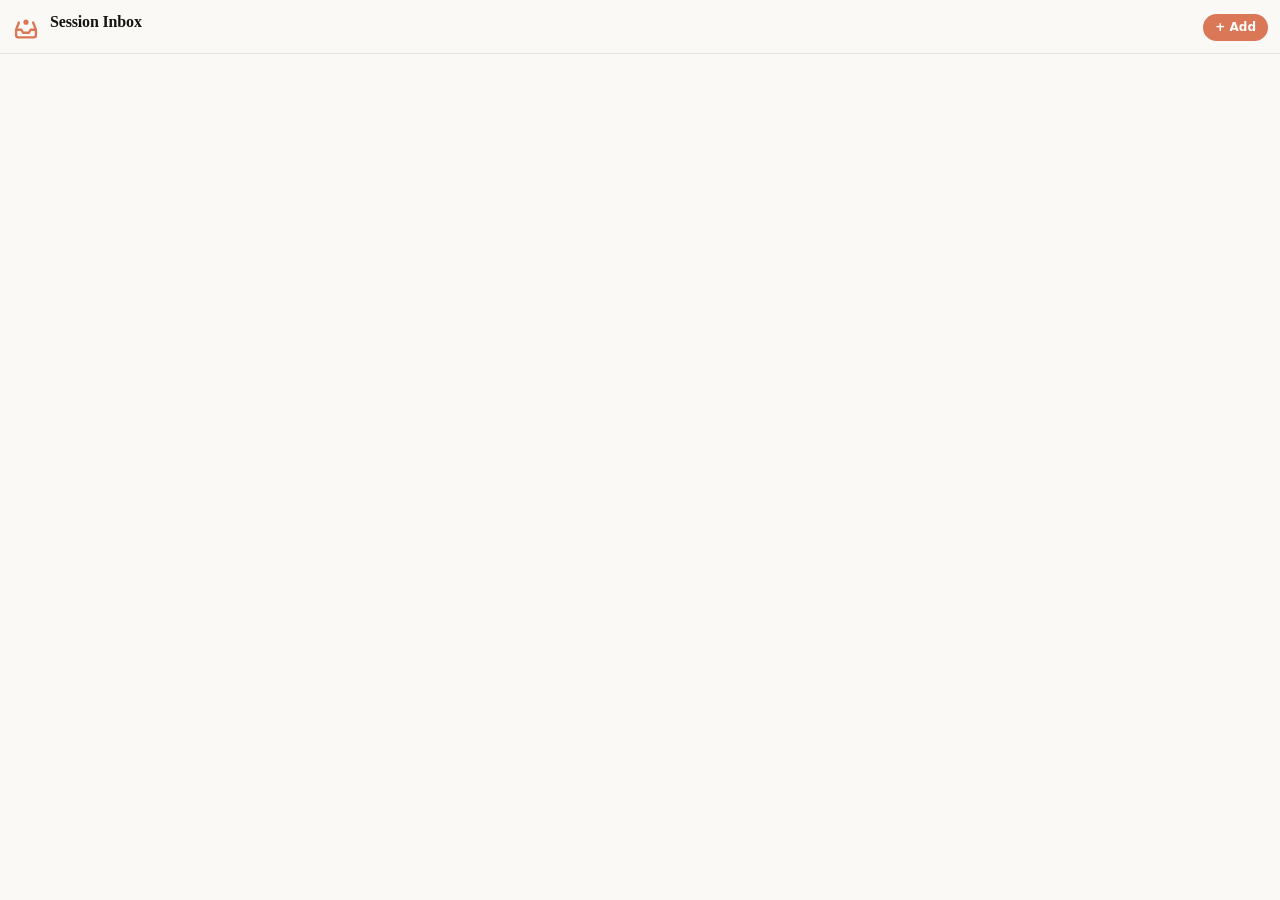
<file: sidepanel/index.html>
<!doctype html>
<html lang="en">
<head>
  <meta charset="utf-8">
  <title>Add-in Session Inbox</title>
  <link rel="stylesheet" href="panel.css">
</head>
<body>
  <header>
    <div class="brand">
      <span id="logo" class="logo"></span>
      <div>
        <h1>Session Inbox</h1>
        <div id="summary" class="summary"></div>
      </div>
    </div>
    <button id="add-toggle" class="add" title="Add session">+ Add</button>
  </header>
  <form id="add-form" hidden>
    <input id="add-url" type="url" placeholder="Paste a link…" required>
    <button type="submit" class="add">Open</button>
  </form>
  <main id="list"></main>
  <div id="empty" class="empty" hidden>
    <span id="empty-logo" class="logo"></span>
    <p>No sessions yet.<br>Open a PowerPoint deck with the Claude add-in, or add a link.</p>
  </div>
  <script type="module" src="panel.js"></script>
</body>
</html>
</file>
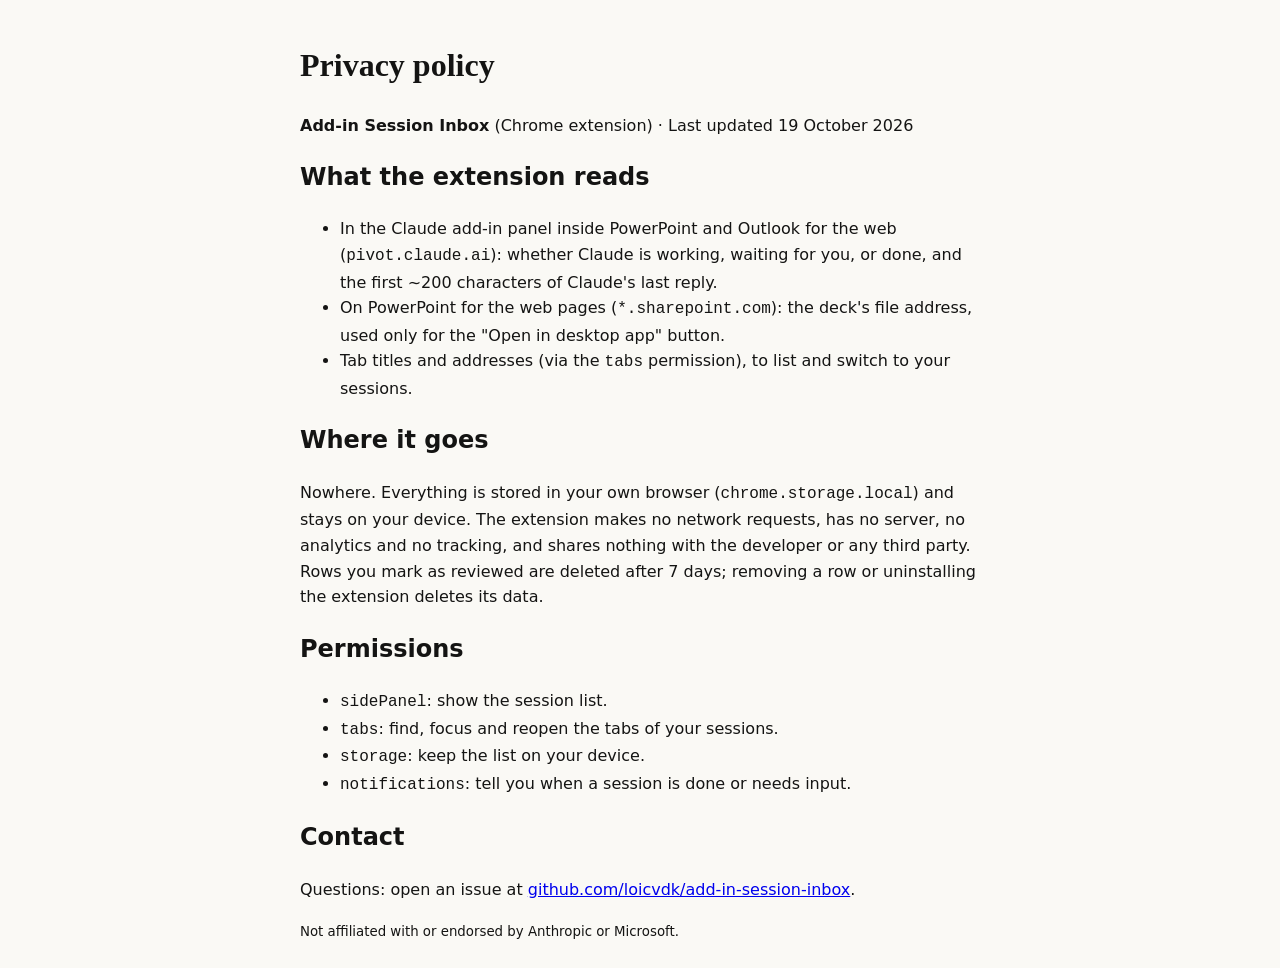
<file: docs/privacy.html>
<!doctype html>
<html lang="en">
<head>
  <meta charset="utf-8">
  <meta name="viewport" content="width=device-width, initial-scale=1">
  <title>Privacy policy – Add-in Session Inbox</title>
  <style>
    body { max-width: 680px; margin: 40px auto; padding: 0 16px; font: 16px/1.6 system-ui, sans-serif; color: #141413; background: #faf9f5; }
    h1 { font-family: Georgia, serif; }
    @media (prefers-color-scheme: dark) { body { color: #f0eee6; background: #1f1e1d; } }
  </style>
</head>
<body>
  <h1>Privacy policy</h1>
  <p><strong>Add-in Session Inbox</strong> (Chrome extension) · Last updated 19 October 2026</p>

  <h2>What the extension reads</h2>
  <ul>
    <li>In the Claude add-in panel inside PowerPoint and Outlook for the web (<code>pivot.claude.ai</code>): whether
      Claude is working, waiting for you, or done, and the first ~200 characters of Claude's last reply.</li>
    <li>On PowerPoint for the web pages (<code>*.sharepoint.com</code>): the deck's file address, used only for the
      "Open in desktop app" button.</li>
    <li>Tab titles and addresses (via the <code>tabs</code> permission), to list and switch to your sessions.</li>
  </ul>

  <h2>Where it goes</h2>
  <p>Nowhere. Everything is stored in your own browser (<code>chrome.storage.local</code>) and stays on your device.
    The extension makes no network requests, has no server, no analytics and no tracking, and shares nothing
    with the developer or any third party. Rows you mark as reviewed are deleted after 7 days; removing a row or
    uninstalling the extension deletes its data.</p>

  <h2>Permissions</h2>
  <ul>
    <li><code>sidePanel</code>: show the session list.</li>
    <li><code>tabs</code>: find, focus and reopen the tabs of your sessions.</li>
    <li><code>storage</code>: keep the list on your device.</li>
    <li><code>notifications</code>: tell you when a session is done or needs input.</li>
  </ul>

  <h2>Contact</h2>
  <p>Questions: open an issue at
    <a href="https://github.com/loicvdk/add-in-session-inbox/issues">github.com/loicvdk/add-in-session-inbox</a>.</p>

  <p><small>Not affiliated with or endorsed by Anthropic or Microsoft.</small></p>
</body>
</html>
</file>
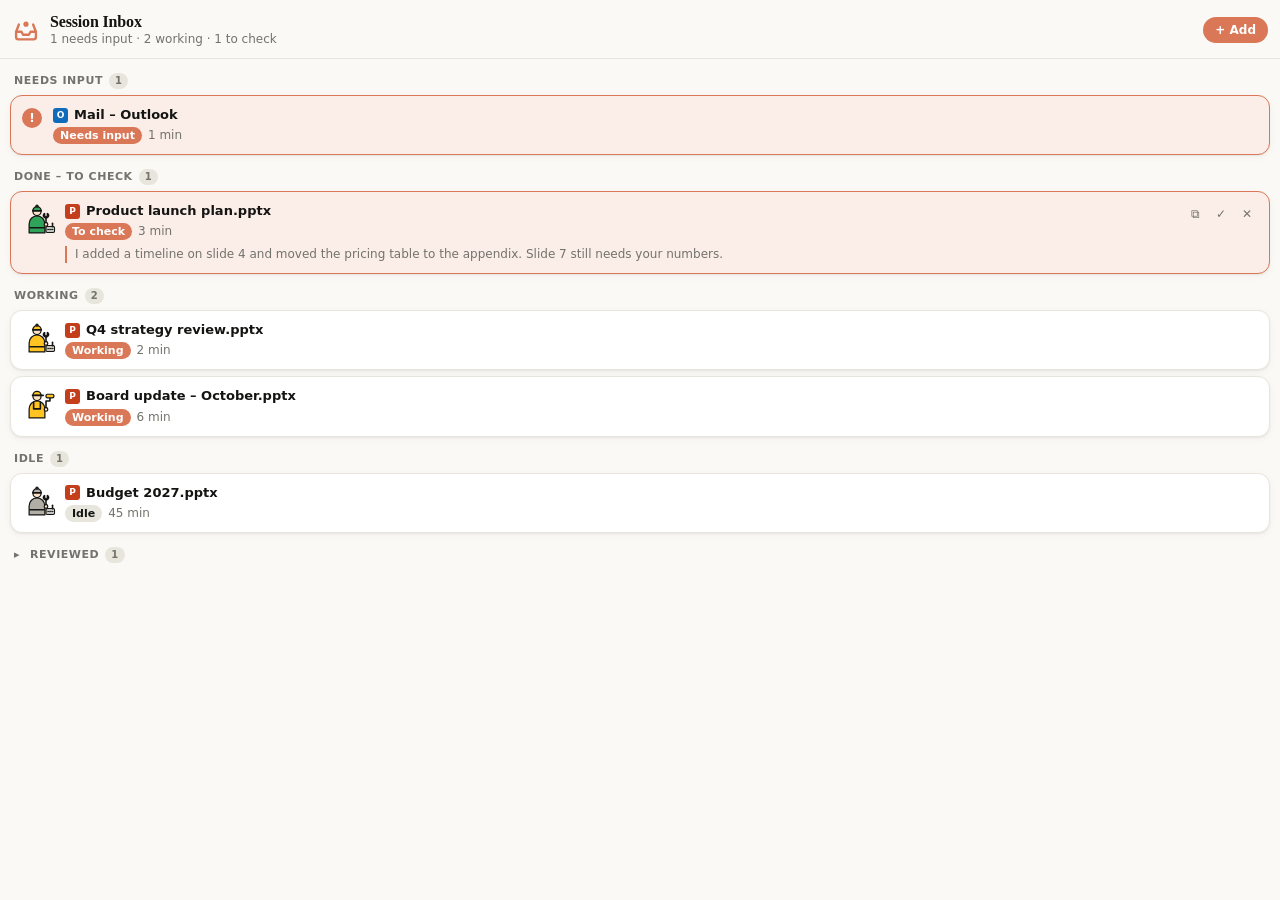
<file: store/panel-demo.html>
<!doctype html>
<html lang="en">
<head>
  <meta charset="utf-8">
  <title>Add-in Session Inbox</title>
  <link rel="stylesheet" href="../sidepanel/panel.css">
</head>
<body>
  <header>
    <div class="brand">
      <span id="logo" class="logo"></span>
      <div>
        <h1>Session Inbox</h1>
        <div id="summary" class="summary"></div>
      </div>
    </div>
    <button id="add-toggle" class="add" title="Add session">+ Add</button>
  </header>
  <form id="add-form" hidden>
    <input id="add-url" type="url" placeholder="Paste a link…" required>
    <button type="submit" class="add">Open</button>
  </form>
  <main id="list"></main>
  <div id="empty" class="empty" hidden><span id="empty-logo" class="logo"></span></div>
  <script src="demo-data.js"></script>
  <script type="module" src="../sidepanel/panel.js"></script>
</body>
</html>
</file>
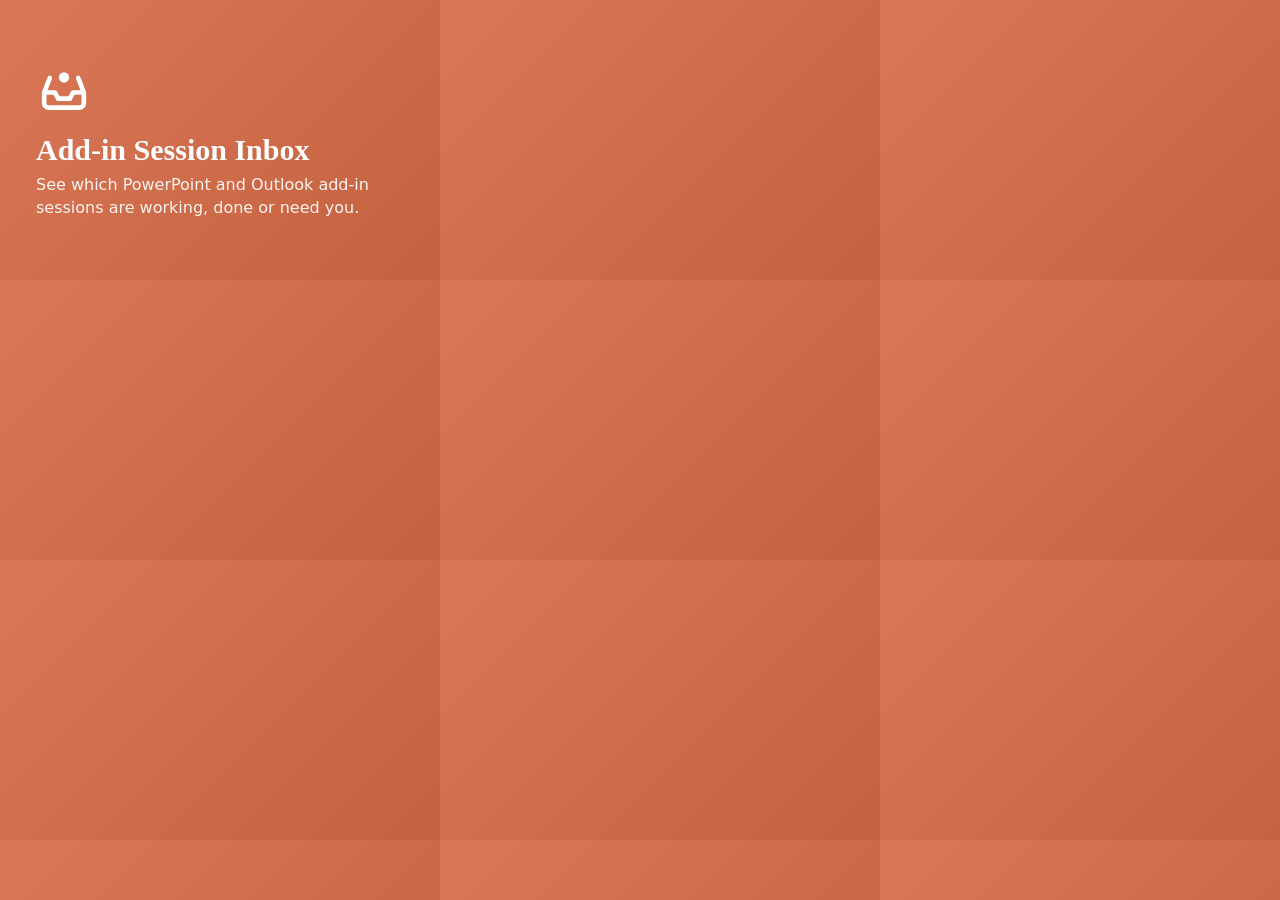
<file: store/promo.html>
<!doctype html>
<html lang="en">
<head>
  <meta charset="utf-8">
  <title>Store promo tile 440×280</title>
  <style>
    html, body { margin: 0; width: 440px; height: 280px; overflow: hidden; }
    body {
      display: flex; flex-direction: column; justify-content: center; padding: 0 36px; box-sizing: border-box;
      font: 15px/1.4 system-ui, -apple-system, "Segoe UI", sans-serif; color: #fff;
      background: linear-gradient(135deg, #d97757, #c4623f);
    }
    svg { width: 56px; height: 56px; }
    h1 { font: 600 30px/1.1 Georgia, "Times New Roman", serif; margin: 16px 0 8px; }
    p { margin: 0; opacity: 0.92; font-size: 16px; }
  </style>
</head>
<body>
  <svg viewBox="0 0 24 24" aria-hidden="true" fill="none" stroke="#fff" stroke-width="2" stroke-linecap="round" stroke-linejoin="round">
    <circle cx="12" cy="7" r="2.2" fill="#fff" stroke="none"/>
    <path d="M3.5 13.5V18a2 2 0 0 0 2 2h13a2 2 0 0 0 2-2v-4.5M3.5 13.5h4.6l1.4 2.6h5l1.4-2.6h4.6M3.5 13.5l2.4-6.2M20.5 13.5l-2.4-6.2"/>
  </svg>
  <h1>Add-in Session Inbox</h1>
  <p>See which PowerPoint and Outlook add-in<br>sessions are working, done or need you.</p>
</body>
</html>
</file>
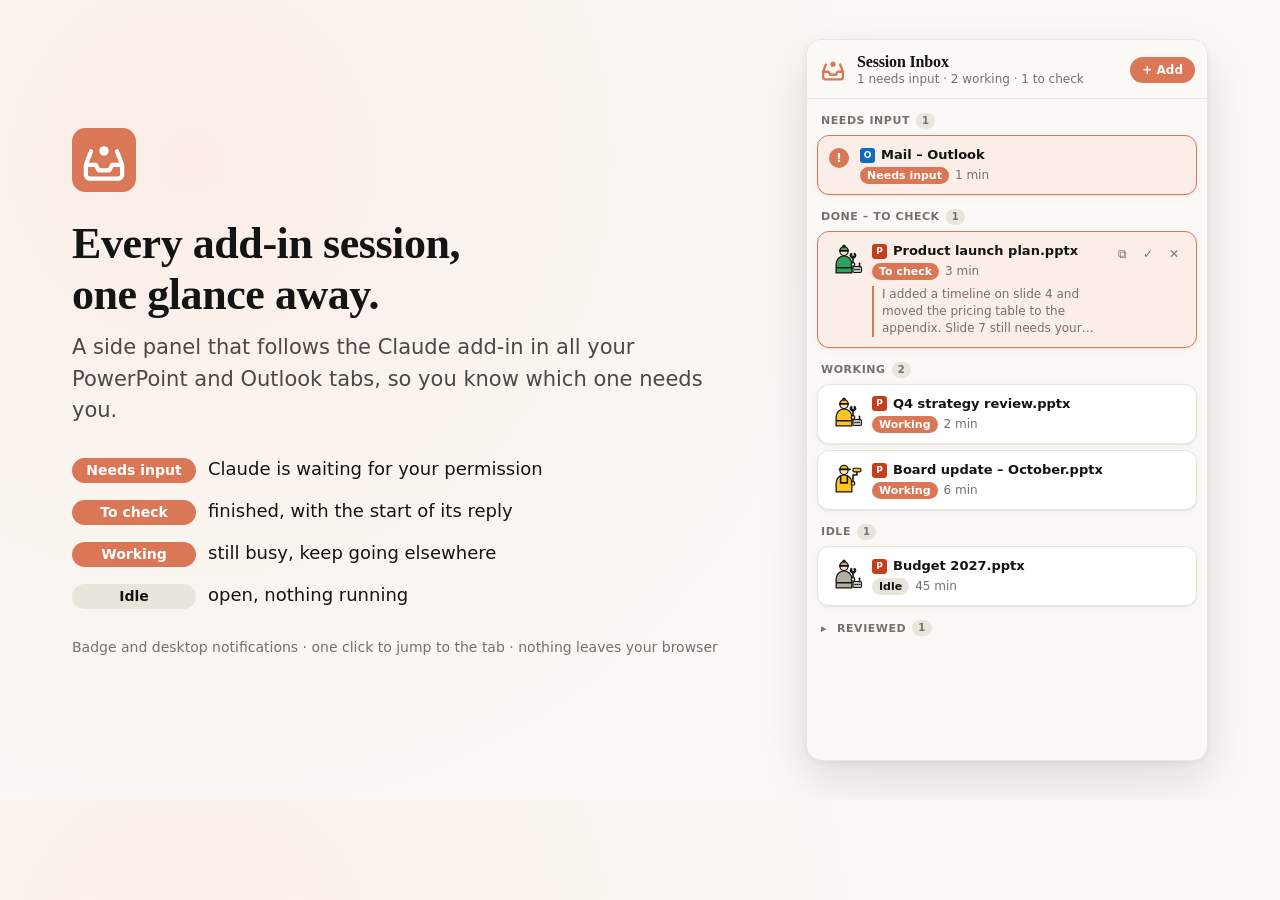
<file: store/screenshot.html>
<!doctype html>
<html lang="en">
<head>
  <meta charset="utf-8">
  <title>Store screenshot 1280×800</title>
  <style>
    html, body { margin: 0; width: 1280px; height: 800px; overflow: hidden; }
    body {
      display: flex; align-items: center; gap: 64px; padding: 0 72px; box-sizing: border-box;
      font: 18px/1.5 system-ui, -apple-system, "Segoe UI", sans-serif; color: #141413;
      background: radial-gradient(circle at 15% 20%, #fbeee8, #faf9f5 55%);
    }
    .copy { flex: 1; }
    .icon { width: 64px; height: 64px; }
    h1 { font: 600 44px/1.15 Georgia, "Times New Roman", serif; margin: 20px 0 12px; letter-spacing: -0.01em; }
    .lead { font-size: 21px; color: #4a4944; margin: 0 0 28px; }
    ul { list-style: none; padding: 0; margin: 0; display: grid; gap: 14px; }
    li { display: flex; gap: 12px; align-items: baseline; }
    .pill { flex: none; min-width: 104px; text-align: center; padding: 2px 10px; border-radius: 999px; font-size: 14px; font-weight: 600; color: #fff; background: #d97757; }
    .pill.idle { background: #e8e6dc; color: #141413; }
    .note { margin-top: 28px; font-size: 14px; color: #73726c; }
    .panel { flex: none; width: 400px; height: 720px; border: 1px solid #e8e6dc; border-radius: 16px; overflow: hidden;
      box-shadow: 0 20px 50px rgba(20, 20, 19, 0.12), 0 2px 6px rgba(20, 20, 19, 0.06); background: #faf9f5; }
    iframe { border: 0; width: 100%; height: 100%; }
  </style>
</head>
<body>
  <div class="copy">
    <svg class="icon" viewBox="0 0 24 24" aria-hidden="true">
      <rect width="24" height="24" rx="5" fill="#d97757"/>
      <g transform="translate(12 12.6) scale(.8) translate(-12 -12)" fill="none" stroke="#fff" stroke-width="2" stroke-linecap="round" stroke-linejoin="round">
        <circle cx="12" cy="7" r="2.2" fill="#fff" stroke="none"/>
        <path d="M3.5 13.5V18a2 2 0 0 0 2 2h13a2 2 0 0 0 2-2v-4.5M3.5 13.5h4.6l1.4 2.6h5l1.4-2.6h4.6M3.5 13.5l2.4-6.2M20.5 13.5l-2.4-6.2"/>
      </g>
    </svg>
    <h1>Every add-in session,<br>one glance away.</h1>
    <p class="lead">A side panel that follows the Claude add-in in all your PowerPoint and Outlook tabs, so you know which one needs you.</p>
    <ul>
      <li><span class="pill">Needs input</span> Claude is waiting for your permission</li>
      <li><span class="pill">To check</span> finished, with the start of its reply</li>
      <li><span class="pill">Working</span> still busy, keep going elsewhere</li>
      <li><span class="pill idle">Idle</span> open, nothing running</li>
    </ul>
    <p class="note">Badge and desktop notifications · one click to jump to the tab · nothing leaves your browser</p>
  </div>
  <div class="panel"><iframe src="panel-demo.html" title="Side panel"></iframe></div>
</body>
</html>
</file>
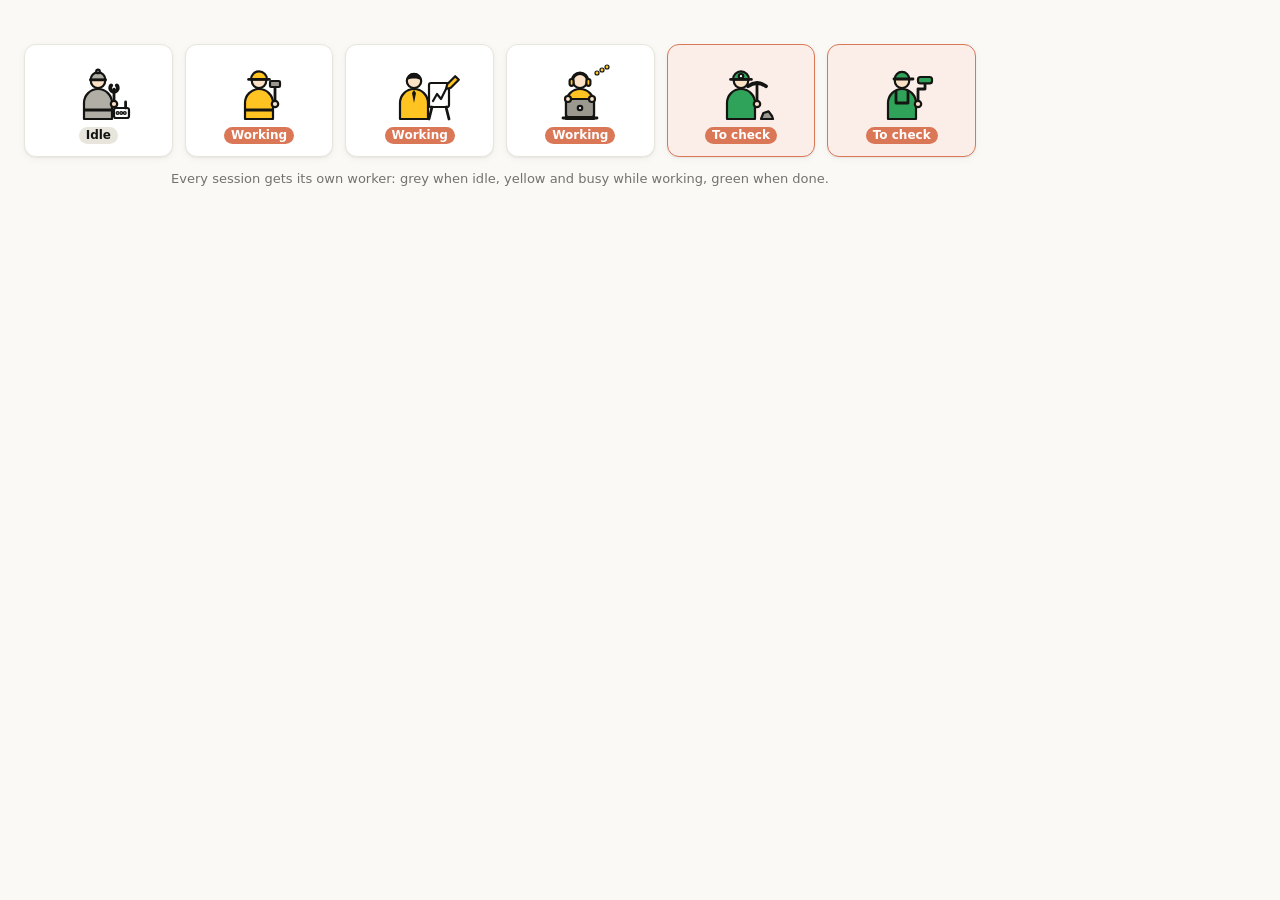
<file: store/workers.html>
<!doctype html>
<html lang="en">
<head>
  <meta charset="utf-8">
  <title>Workers strip 1000×230</title>
  <link rel="stylesheet" href="../sidepanel/panel.css">
  <style>
    html, body { margin: 0; width: 1000px; height: 230px; overflow: hidden; background: var(--bg); }
    body { display: flex; flex-direction: column; justify-content: center; gap: 14px; padding: 0 24px; box-sizing: border-box; }
    .strip { display: flex; gap: 12px; }
    .strip .row { flex: 1; flex-direction: column; align-items: center; gap: 6px; margin: 0; padding: 12px 6px; cursor: default; }
    .strip .status-icon.has-worker { width: 64px; height: 64px; margin: 0; }
    .strip .pill { font-size: 12px; }
    .cap { font: 13px system-ui, sans-serif; color: var(--muted); text-align: center; }
  </style>
</head>
<body>
  <div class="strip" id="strip"></div>
  <div class="cap">Every session gets its own worker: grey when idle, yellow and busy while working, green when done.</div>
  <script type="module">
    import { worker } from '../sidepanel/workers.js';
    const found = {};
    for (let i = 0; Object.keys(found).length < 6 && i < 5000; i++) {
      const role = worker('k' + i).getAttribute('class').split('worker-')[1];
      found[role] ??= 'k' + i;
    }
    const states = ['idle', 'working', 'working', 'working', 'done', 'done'];
    const labels = { idle: 'Idle', working: 'Working', done: 'To check' };
    Object.values(found).forEach((key, i) => {
      const st = states[i];
      const row = document.createElement('div'); row.className = `row status-${st}`;
      const icon = document.createElement('span'); icon.className = 'status-icon has-worker';
      icon.append(worker(key));
      const pill = document.createElement('span'); pill.className = 'pill'; pill.textContent = labels[st];
      row.append(icon, pill);
      document.getElementById('strip').append(row);
    });
  </script>
</body>
</html>
</file>
<file: sidepanel/panel.css>
:root {
  --bg: #faf9f5;
  --card: #ffffff;
  --fg: #141413;
  --muted: #73726c;
  --line: #e8e6dc;
  --hover: #f3f1ea;
  --accent: #d97757;
  --accent-soft: #fbeee8;
  --idle: #b0aea5;
  --unknown: #b58b00;
  --reviewed: #5f8f63;
  --ppt: #c43e1c;
  --outlook: #0f6cbd;
  --work-yellow: #ffc421;
  --done-green: #2fa35a;
  --w-ink: #141413;
  --w-skin: #fbe1c6;
  --w-metal: #9a988f;
  --shadow: 0 1px 2px rgba(20, 20, 19, 0.06), 0 2px 8px rgba(20, 20, 19, 0.04);
}

@media (prefers-color-scheme: dark) {
  :root {
    --bg: #1f1e1d;
    --card: #2a2927;
    --fg: #f0eee6;
    --muted: #a19f97;
    --line: #3a3936;
    --hover: #33322f;
    --accent-soft: #3a2a24;
    --idle: #6f6d66;
    --w-ink: #f0eee6;
    --w-metal: #6f6d66;
    --shadow: none;
  }
}

* { box-sizing: border-box; }

body {
  margin: 0;
  font: 13px/1.4 system-ui, -apple-system, sans-serif;
  background: var(--bg);
  color: var(--fg);
}

button {
  font: inherit;
  color: inherit;
  background: none;
  border: 0;
  cursor: pointer;
}

/* Header */

header {
  position: sticky;
  top: 0;
  z-index: 1;
  display: flex;
  align-items: center;
  justify-content: space-between;
  gap: 8px;
  padding: 12px 12px 10px;
  background: var(--bg);
  border-bottom: 1px solid var(--line);
}

.brand { display: flex; align-items: center; gap: 10px; min-width: 0; }

h1 {
  margin: 0;
  font: 600 16px/1.2 ui-serif, Georgia, "Times New Roman", serif;
  letter-spacing: -0.01em;
}

.summary { color: var(--muted); font-size: 12px; min-height: 1em; }

.add {
  flex: none;
  padding: 5px 12px;
  border-radius: 999px;
  background: var(--accent);
  color: #fff;
  font-weight: 600;
  font-size: 12px;
}
.add:hover { filter: brightness(1.06); }

#add-form { display: flex; gap: 6px; padding: 10px 12px; border-bottom: 1px solid var(--line); }
#add-form[hidden] { display: none; }
#add-url {
  flex: 1;
  min-width: 0;
  font: inherit;
  padding: 5px 10px;
  border: 1px solid var(--line);
  border-radius: 999px;
  background: var(--card);
  color: var(--fg);
  outline: none;
}
#add-url:focus { border-color: var(--accent); }

/* Spark logo */

.logo { display: inline-flex; width: 28px; height: 28px; flex: none; }

.tray { width: 100%; height: 100%; overflow: visible; }
.tray-box { fill: none; stroke: var(--accent); stroke-width: 2; stroke-linecap: round; stroke-linejoin: round; }
.tray-dot { fill: var(--accent); transform-box: view-box; }

/* Working: the dot drops into the tray, again and again. */
.working .tray-dot { animation: drop 1.4s cubic-bezier(.5, 0, .7, 1) infinite; }

@keyframes drop {
  0% { transform: translateY(-5px); opacity: 0; }
  20% { opacity: 1; }
  70% { transform: translateY(7px); opacity: 1; }
  85%, 100% { transform: translateY(7px); opacity: 0; }
}

@media (prefers-reduced-motion: reduce) {
  .tray-dot, .status-icon, .worker * { animation: none !important; }
}

/* Workers (sidepanel/workers.js) */

.status-icon.has-worker { width: 36px; height: 36px; margin: -4px 0 -4px -2px; }
.worker { width: 100%; height: 100%; overflow: visible; --w: var(--idle); }
.status-working .worker { --w: var(--work-yellow); }
.status-done .worker { --w: var(--done-green); }

.worker * { stroke-linecap: round; stroke-linejoin: round; transform-box: view-box; }
.w-suit { fill: var(--w); stroke: var(--w-ink); stroke-width: 1.1; transition: fill 0.4s; }
.w-skin { fill: var(--w-skin); stroke: var(--w-ink); stroke-width: 1.1; }
.w-metal { fill: var(--w-metal); stroke: var(--w-ink); stroke-width: 1.1; }
.w-paper { fill: var(--card); stroke: var(--w-ink); stroke-width: 1.1; }
.w-ink { fill: var(--w-ink); }
.w-line { fill: none; stroke: var(--w-ink); stroke-width: 1.4; }
.w-thick { stroke-width: 1.9; }
.w-bits circle, .w-leds circle { fill: var(--w); stroke: var(--w-ink); stroke-width: 0.6; }
.w-bits { opacity: 0; }
.w-beam { fill: var(--w); opacity: 0; }
.w-tool { transform-origin: 24px 24px; }
.w-draw { stroke-dasharray: 13; stroke-width: 1.1; }

.status-working .w-hammer { animation: hammer 0.7s ease-in infinite; }
.status-working .w-pick { animation: pick 1.1s ease-in infinite; }
.status-working .w-wrench { animation: wrench 0.9s ease-in-out infinite; }
.status-working .w-roll { animation: roll 1.2s ease-in-out infinite; }
.status-working .w-pencil { animation: pencil 2s linear infinite; }
.status-working .w-draw { animation: draw 2s linear infinite; }
.status-working .w-tap { animation: tap 0.36s ease-in-out infinite alternate; }
.status-working .w-tap + .w-tap { animation-delay: -0.18s; }
.status-working .w-bits circle { animation: blink 1.2s ease-in-out infinite; }
.status-working .w-bits { opacity: 1; }
.status-working .w-leds circle { animation: blink 0.9s steps(1) infinite; }
.w-bits circle:nth-child(2), .w-leds circle:nth-child(2) { animation-delay: 0.3s; }
.w-bits circle:nth-child(3), .w-leds circle:nth-child(3) { animation-delay: 0.6s; }
.status-working .w-beam { animation: beam 1.6s ease-in-out infinite; }

@keyframes hammer {
  0%, 100% { transform: rotate(-35deg); }
  70% { transform: rotate(30deg); }
  80% { transform: rotate(24deg); }
}
@keyframes pick {
  0%, 100% { transform: rotate(-25deg); }
  55% { transform: rotate(55deg); }
  65% { transform: rotate(48deg); }
}
@keyframes wrench {
  0%, 100% { transform: rotate(-20deg); }
  50% { transform: rotate(25deg); }
}
@keyframes roll {
  0%, 100% { transform: translateY(1px); }
  50% { transform: translateY(-4px); }
}
@keyframes pencil {
  0% { transform: translate(22.5px, 22px); }
  25% { transform: translate(24.5px, 18.5px); }
  45% { transform: translate(26.5px, 21px); }
  80%, 100% { transform: translate(29px, 16px); }
}
@keyframes draw {
  0% { stroke-dashoffset: 13; }
  80%, 100% { stroke-dashoffset: 0; }
}
@keyframes tap { to { transform: translateY(-1.6px); } }
@keyframes blink { 0%, 100% { opacity: 0.15; } 50% { opacity: 1; } }
@keyframes beam { 0%, 100% { opacity: 0.25; } 50% { opacity: 0.8; } }

/* Groups */

main { padding-bottom: 16px; }

h2 {
  display: flex;
  align-items: center;
  gap: 6px;
  margin: 14px 14px 6px;
  font-size: 11px;
  font-weight: 600;
  text-transform: uppercase;
  letter-spacing: 0.05em;
  color: var(--muted);
}
h2 .count {
  padding: 0 6px;
  border-radius: 999px;
  background: var(--line);
  font-size: 10px;
  line-height: 16px;
}
h2.toggle { cursor: pointer; user-select: none; }
.chevron { width: 10px; }

ul { list-style: none; margin: 0; padding: 0 10px; }
ul[hidden] { display: none; }

/* Rows */

.row {
  display: flex;
  gap: 10px;
  align-items: flex-start;
  margin-bottom: 6px;
  padding: 10px;
  border: 1px solid var(--line);
  border-radius: 12px;
  background: var(--card);
  box-shadow: var(--shadow);
  cursor: pointer;
  transition: background 0.15s, border-color 0.15s;
}
.row:hover, .row:focus-visible { background: var(--hover); outline: none; }

.status-done { border-color: var(--accent); background: var(--accent-soft); }
.status-done:hover { background: var(--accent-soft); filter: brightness(0.98); }
.status-reviewed { opacity: 0.7; box-shadow: none; }
.status-input { border: 1.5px solid var(--accent); background: var(--accent-soft); }

.status-icon {
  flex: none;
  display: inline-flex;
  align-items: center;
  justify-content: center;
  width: 22px;
  height: 22px;
  margin-top: 1px;
  font-weight: 700;
  font-size: 13px;
}
.status-unknown .status-icon { color: var(--unknown); border: 1.5px solid currentColor; border-radius: 50%; width: 18px; height: 18px; font-size: 11px; margin: 3px 2px 0; }
.status-reviewed .status-icon { color: var(--reviewed); }
.status-input .status-icon {
  width: 20px;
  height: 20px;
  margin: 2px 1px 0;
  border-radius: 50%;
  background: var(--accent);
  color: #fff;
  font-size: 12px;
  animation: nudge 1.6s ease-in-out infinite;
}
@keyframes nudge {
  0%, 100% { box-shadow: 0 0 0 0 rgba(217, 119, 87, 0.5); }
  50% { box-shadow: 0 0 0 5px rgba(217, 119, 87, 0); }
}

.body { flex: 1; min-width: 0; }

.title-line { display: flex; align-items: center; gap: 6px; min-width: 0; }
.title { font-weight: 600; overflow: hidden; text-overflow: ellipsis; white-space: nowrap; }

.surface {
  flex: none;
  width: 15px;
  height: 15px;
  border-radius: 3px;
  font-size: 9px;
  font-weight: 800;
  line-height: 15px;
  text-align: center;
  color: #fff;
  background: var(--muted);
}
.surface-powerpoint { background: var(--ppt); }
.surface-outlook { background: var(--outlook); }

.meta {
  display: flex;
  align-items: center;
  flex-wrap: wrap;
  gap: 6px;
  margin-top: 3px;
  color: var(--muted);
  font-size: 12px;
}
.pill {
  padding: 0 7px;
  border-radius: 999px;
  font-size: 11px;
  font-weight: 600;
  line-height: 17px;
  background: var(--line);
  color: var(--fg);
}
.status-done .pill, .status-working .pill, .status-input .pill { background: var(--accent); color: #fff; }
.status-reviewed .pill { background: var(--reviewed); color: #fff; }
.closed { font-style: italic; }

.excerpt {
  margin-top: 6px;
  padding-left: 8px;
  border-left: 2px solid var(--accent);
  font-size: 12px;
  color: var(--muted);
  display: -webkit-box;
  -webkit-line-clamp: 3;
  -webkit-box-orient: vertical;
  overflow: hidden;
}

/* Actions: shown on hover; ✓ always visible on rows to check. */

.actions { flex: none; display: flex; gap: 2px; opacity: 0; transition: opacity 0.15s; }
.row:hover .actions, .row:focus-within .actions, .status-done .actions { opacity: 1; }
.actions button {
  width: 24px;
  height: 24px;
  border-radius: 50%;
  color: var(--muted);
  font-size: 12px;
}
.actions button:hover { background: var(--line); color: var(--fg); }
.actions .review:hover { background: var(--reviewed); color: #fff; }
.actions .desktop:hover { background: var(--ppt); color: #fff; }

/* Empty state */

.empty { text-align: center; color: var(--muted); padding: 40px 24px; }
.empty .logo { width: 44px; height: 44px; opacity: 0.5; }
.empty p { margin: 12px 0 0; }
</file>
